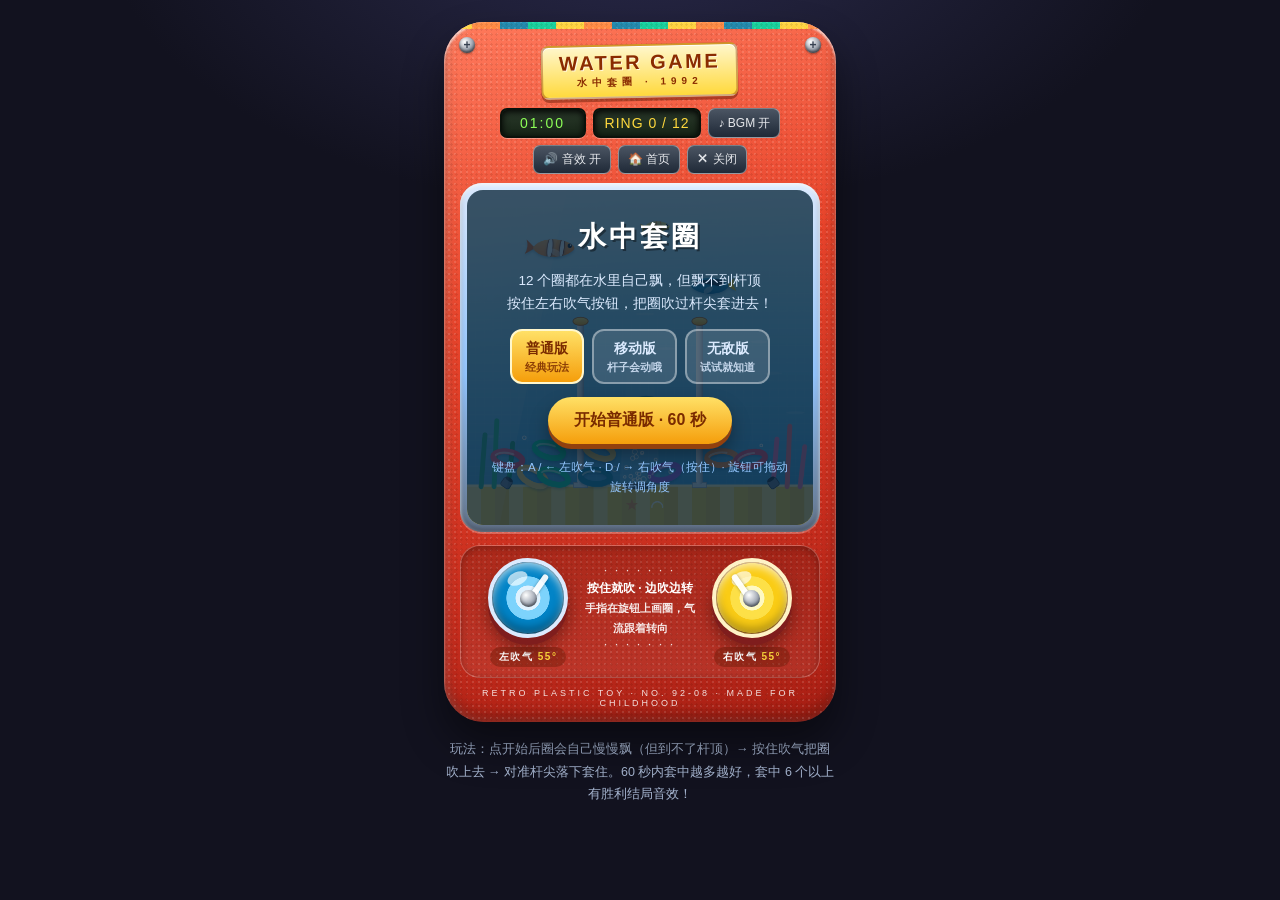
<file: index.html>
<!DOCTYPE html>
<html lang="zh-CN">
<head>
<meta charset="UTF-8" />
<meta name="viewport" content="width=device-width, initial-scale=1.0, maximum-scale=1.0, user-scalable=no" />
<title>Water Ring Toss · 水中套圈游戏机</title>
<meta name="description" content="A retro handheld water ring toss game. 60 seconds, 12 rings, tropical fish, BGM and sound effects. Pure HTML/CSS/JS." />
<link rel="stylesheet" href="style.css?v=8.6" />
</head>
<body>
  <main class="machine" id="machine">
    <div class="rainbow"></div>
    <div class="grain"></div>
    <div class="screw tl">+</div>
    <div class="screw tr">+</div>

    <header class="plate-wrap">
      <div class="plate">
        <div class="plate-title">WATER GAME</div>
        <div class="plate-sub">水中套圈 · 1992</div>
      </div>
      <div class="hud">
        <div class="lcd" id="timer">01:00</div>
        <div class="lcd gold" id="score">RING 0 / 12</div>
        <button class="bgm-btn" id="bgmBtn" type="button">♪ BGM 开</button>
        <button class="bgm-btn" id="sfxBtn" type="button">🔊 音效 开</button>
        <button class="bgm-btn" id="homeBtn" type="button">🏠 首页</button>
        <button class="bgm-btn" id="closeBtn" type="button">✕ 关闭</button>
        <button class="sound-btn" id="soundBtn" type="button">🔊 点我开启声音</button>
      </div>
    </header>

    <section class="tank-bezel">
      <div class="tank-wrap">
        <canvas id="game" width="640" height="620"></canvas>
        <div class="overlay" id="overlay">
          <h2 id="ovTitle">水中套圈</h2>
          <p id="ovText">12 个圈都在水里自己飘，但飘不到杆顶<br/>按住左右吹气按钮，把圈吹过杆尖套进去！</p>
          <div class="mode-row" id="modeRow">
            <button class="mode-btn selected" data-mode="normal" type="button">普通版<small>经典玩法</small></button>
            <button class="mode-btn" data-mode="hard" type="button">移动版<small>杆子会动哦</small></button>
            <button class="mode-btn" data-mode="easy" type="button">无敌版<small>试试就知道</small></button>
          </div>
          <button id="startBtn" type="button">开始普通版 · 60 秒</button>
          <p class="ov-small">键盘：A / ← 左吹气 · D / → 右吹气（按住）· 旋钮可拖动旋转调角度</p>
        </div>
      </div>
    </section>

    <section class="pump-panel">
      <div class="pump-side">
        <button class="pump blue" id="leftBtn" type="button" aria-label="左吹气旋钮"><span class="needle" id="leftNeedle"></span><span class="hub"></span></button>
        <span class="pump-label">左吹气 <b id="leftAngle">55°</b></span>
      </div>
      <div class="pump-mid">
        <div class="dots">· · · · · · ·</div>
        <p>按住就吹 · 边吹边转<br/><small>手指在旋钮上画圈，气流跟着转向</small></p>
        <div class="dots">· · · · · · ·</div>
      </div>
      <div class="pump-side">
        <button class="pump yellow" id="rightBtn" type="button" aria-label="右吹气旋钮"><span class="needle" id="rightNeedle"></span><span class="hub"></span></button>
        <span class="pump-label">右吹气 <b id="rightAngle">55°</b></span>
      </div>
    </section>

    <footer class="foot">RETRO PLASTIC TOY · NO. 92-08 · MADE FOR CHILDHOOD</footer>
  </main>

  <p class="hint" id="hint">玩法：点开始后圈会自己慢慢飘（但到不了杆顶）→ 按住吹气把圈吹上去 → 对准杆尖落下套住。60 秒内套中越多越好，套中 6 个以上有胜利结局音效！</p>

<script src="script.js?v=8.6"></script>
</body>
</html>
</file>
<file: style.css>
* { box-sizing: border-box; margin: 0; padding: 0; -webkit-tap-highlight-color: transparent; }
/* Nothing in this game is selectable: long-pressing anywhere must never
   pop the iOS/Android copy-paste menu while playing. */
html, body { -webkit-user-select: none; user-select: none; -webkit-touch-callout: none; }
body {
  font-family: ui-monospace, Menlo, Consolas, "PingFang SC", "Microsoft YaHei", sans-serif;
  background: radial-gradient(900px 500px at 50% -10%, #2b2b4d 0%, #12121f 60%);
  min-height: 100vh; display: flex; flex-direction: column; align-items: center;
  padding: 22px 12px 34px; color: #fff;
}
.machine {
  width: 392px; max-width: 96vw; position: relative; border-radius: 40px;
  padding: 16px 16px 14px; overflow: hidden; color: #fff;
  background: linear-gradient(165deg, #ff7a5c 0%, #e8452c 38%, #c92f1f 72%, #a81f14 100%);
  box-shadow: 0 22px 40px rgba(0,0,0,.45), inset 0 3px 2px rgba(255,255,255,.65),
    inset 0 -8px 14px rgba(0,0,0,.28), inset 3px 0 8px rgba(255,255,255,.18);
}
.rainbow { position: absolute; left: 0; right: 0; top: 0; height: 7px; opacity: .92;
  background: repeating-linear-gradient(90deg, #ffd93d 0 28px, #ff8c42 28px 56px, #118ab2 56px 84px, #06d6a0 84px 112px); }
.grain { position: absolute; inset: 0; opacity: .14; pointer-events: none;
  background-image: radial-gradient(rgba(60,10,0,.7) 1px, transparent 1.3px), radial-gradient(rgba(255,255,255,.85) .8px, transparent 1.2px);
  background-size: 5px 5px, 6px 6px; background-position: 0 0, 2px 3px; }
.screw { position: absolute; top: 15px; width: 16px; height: 16px; border-radius: 50%;
  background: radial-gradient(circle at 35% 30%, #fff, #9ca3af 55%, #4b5563);
  color: #374151; font-size: 12px; line-height: 16px; text-align: center; font-weight: 900;
  box-shadow: inset 0 -2px 3px rgba(0,0,0,.5), 0 1px 2px rgba(0,0,0,.4); z-index: 3; }
.screw.tl { left: 15px; } .screw.tr { right: 15px; }

.plate-wrap { position: relative; text-align: center; padding-top: 6px; z-index: 2; }
.plate { display: inline-block; background: linear-gradient(180deg, #fff7cc, #ffd93d);
  color: #8a2b00; border: 2px solid rgba(120,30,0,.35); border-radius: 8px; padding: 6px 16px 7px;
  box-shadow: 0 3px 0 rgba(90,20,0,.45), inset 0 1px 0 #fff; transform: rotate(-1.2deg); }
.plate-title { font-weight: 900; letter-spacing: 2.5px; font-size: 20px; line-height: 1; text-shadow: 1px 1px 0 rgba(255,255,255,.7); }
.plate-sub { font-size: 10px; letter-spacing: 5px; margin-top: 3px; font-weight: 700; }
.hud { display: flex; justify-content: center; gap: 7px; margin: 10px 0 9px; flex-wrap: wrap; }
.lcd { background: linear-gradient(180deg, #2b3a2b, #162416); color: #8dff57; border: 2px solid #0b120b;
  border-radius: 7px; padding: 5px 10px; font-size: 14px; letter-spacing: 2px;
  box-shadow: inset 0 2px 7px #000, 0 1px 0 rgba(255,255,255,.35); min-width: 86px; }
.lcd.gold { color: #ffd93d; letter-spacing: 1px; }
.lcd.warn { color: #ff5a4e; }
.bgm-btn { background: linear-gradient(180deg, #4b5563, #1f2937); color: #e5e7eb; border: 1px solid rgba(255,255,255,.4);
  border-radius: 7px; padding: 5px 9px; font-size: 12px; cursor: pointer; font-family: inherit; }
.bgm-btn.off { opacity: .55; }
.sound-btn { background: linear-gradient(180deg, #fde047, #f59e0b); color: #451a03; border: 2px solid #fff7cc;
  border-radius: 7px; padding: 5px 10px; font-size: 12px; font-weight: bold; cursor: pointer; font-family: inherit;
  animation: soundPulse 1.2s ease-in-out infinite; }
@keyframes soundPulse { 0%, 100% { transform: scale(1); } 50% { transform: scale(1.06); } }

.tank-bezel { position: relative; z-index: 2; background: linear-gradient(180deg, #dbeafe, #93c5fd 55%, #64748b);
  border-radius: 22px; padding: 7px;
  box-shadow: inset 0 2px 4px rgba(255,255,255,.9), inset 0 -3px 6px rgba(0,0,0,.35), 0 2px 0 rgba(255,255,255,.25); }
.tank-wrap { position: relative; border-radius: 16px; overflow: hidden; box-shadow: inset 0 4px 14px rgba(0,60,110,.35); }
canvas { display: block; width: 100%; height: auto; touch-action: none; }

.overlay { position: absolute; inset: 0; background: rgba(8, 35, 58, .78);
  display: flex; flex-direction: column; align-items: center; justify-content: center;
  gap: 13px; text-align: center; padding: 22px; z-index: 5; }
.overlay.hidden { display: none; }
.overlay h2 { font-size: 28px; letter-spacing: 3px; text-shadow: 2px 2px 0 rgba(0,0,0,.4); }
.overlay p { font-size: 13.5px; line-height: 1.75; color: #dbeafe; }
.overlay .ov-small { font-size: 11.5px; color: #93c5fd; }
.overlay button { background: linear-gradient(180deg, #ffe066, #f59e0b); color: #7a2b00; border: none;
  border-radius: 999px; padding: 13px 26px; font-size: 16px; font-weight: 900; cursor: pointer;
  box-shadow: 0 5px 0 #92400e, 0 10px 18px rgba(0,0,0,.35); font-family: inherit; }
.overlay button:active { transform: translateY(3px); box-shadow: 0 2px 0 #92400e; }

.pump-panel { position: relative; z-index: 2; margin-top: 13px;
  background: linear-gradient(180deg, rgba(0,0,0,.16), rgba(255,255,255,.07));
  border: 1.5px solid rgba(255,255,255,.22); border-radius: 20px; padding: 12px 12px 10px;
  box-shadow: inset 0 2px 7px rgba(0,0,0,.28); display: flex; justify-content: space-between; align-items: flex-start; }
.pump-side { text-align: center; }
.pump { width: 80px; height: 80px; border-radius: 50%; cursor: pointer; position: relative;
  touch-action: none; user-select: none; -webkit-user-select: none; }
.pump::after { content: ""; position: absolute; left: 15px; top: 10px; width: 21px; height: 13px;
  border-radius: 50%; background: rgba(255,255,255,.65); transform: rotate(-24deg); }
.pump .needle { position: absolute; left: 50%; top: 7px; width: 6px; height: 31px; margin-left: -3px;
  border-radius: 999px; background: rgba(255,255,255,.92); box-shadow: 0 1px 3px rgba(0,0,0,.35);
  transform-origin: 50% 33px; transform: rotate(35deg); pointer-events: none; z-index: 2;
  transition: transform 70ms linear; }
.pump .hub { position: absolute; left: 50%; top: 50%; width: 17px; height: 17px; margin: -8.5px 0 0 -8.5px;
  border-radius: 50%; background: radial-gradient(circle at 35% 30%, #fff, #9ca3af 60%, #4b5563);
  box-shadow: inset 0 -2px 3px rgba(0,0,0,.4); pointer-events: none; z-index: 3; }
.pump-label b { color: #ffd93d; }
.pump.blue { background: radial-gradient(circle, #e0f2fe 0 24%, #7dd3fc 25% 42%, #0284c7 43% 68%, #075985 69%);
  box-shadow: 0 7px 0 #7f1d1d, 0 12px 16px rgba(0,0,0,.35), inset 0 4px 8px rgba(255,255,255,.65), inset 0 -6px 10px rgba(0,0,0,.35);
  border: 4px solid #dbeafe; }
.pump.yellow { background: radial-gradient(circle, #fef9c3 0 24%, #fde047 25% 42%, #facc15 43% 68%, #a16207 69%);
  box-shadow: 0 7px 0 #7f1d1d, 0 12px 16px rgba(0,0,0,.35), inset 0 4px 8px rgba(255,255,255,.7), inset 0 -6px 10px rgba(0,0,0,.3);
  border: 4px solid #fef3c7; }
.pump.pressed { transform: translateY(5px); }
.pump.blue.pressed { box-shadow: 0 2px 0 #7f1d1d, inset 0 4px 8px rgba(255,255,255,.65); }
.pump.yellow.pressed { box-shadow: 0 2px 0 #7f1d1d, inset 0 4px 8px rgba(255,255,255,.7); }
.pump-label { display: inline-block; font-size: 10px; font-weight: 900; letter-spacing: 1.5px; margin-top: 9px;
  background: rgba(90,20,0,.35); padding: 3px 9px; border-radius: 999px; }
.pump-mid { text-align: center; font-size: 12px; font-weight: 800; line-height: 1.65; padding-top: 6px; }
.pump-mid small { font-weight: 600; opacity: .9; font-size: 11px; }
.pump-mid .dots { letter-spacing: 3px; font-size: 9px; opacity: .85; }

.foot { position: relative; z-index: 2; text-align: center; margin-top: 10px; font-size: 9px; letter-spacing: 3px; opacity: .85; }
.hint { max-width: 392px; margin-top: 16px; font-size: 12.5px; line-height: 1.8; color: #a5b4cf; text-align: center; }

.mode-row { display: flex; gap: 8px; justify-content: center; flex-wrap: wrap; }
.overlay .mode-btn { background: rgba(255,255,255,.12); color: #dbeafe; border: 2px solid rgba(255,255,255,.4);
  border-radius: 12px; padding: 8px 13px; font-size: 14px; font-weight: 900; cursor: pointer; font-family: inherit;
  line-height: 1.35; box-shadow: none; }
.overlay .mode-btn small { display: block; font-size: 10.5px; font-weight: 600; opacity: .85; margin-top: 2px; }
.overlay .mode-btn.selected { background: linear-gradient(180deg, #ffe066, #f59e0b); color: #7a2b00; border-color: #fff7cc; }
.overlay .mode-btn:active { transform: translateY(0); }
</file>
